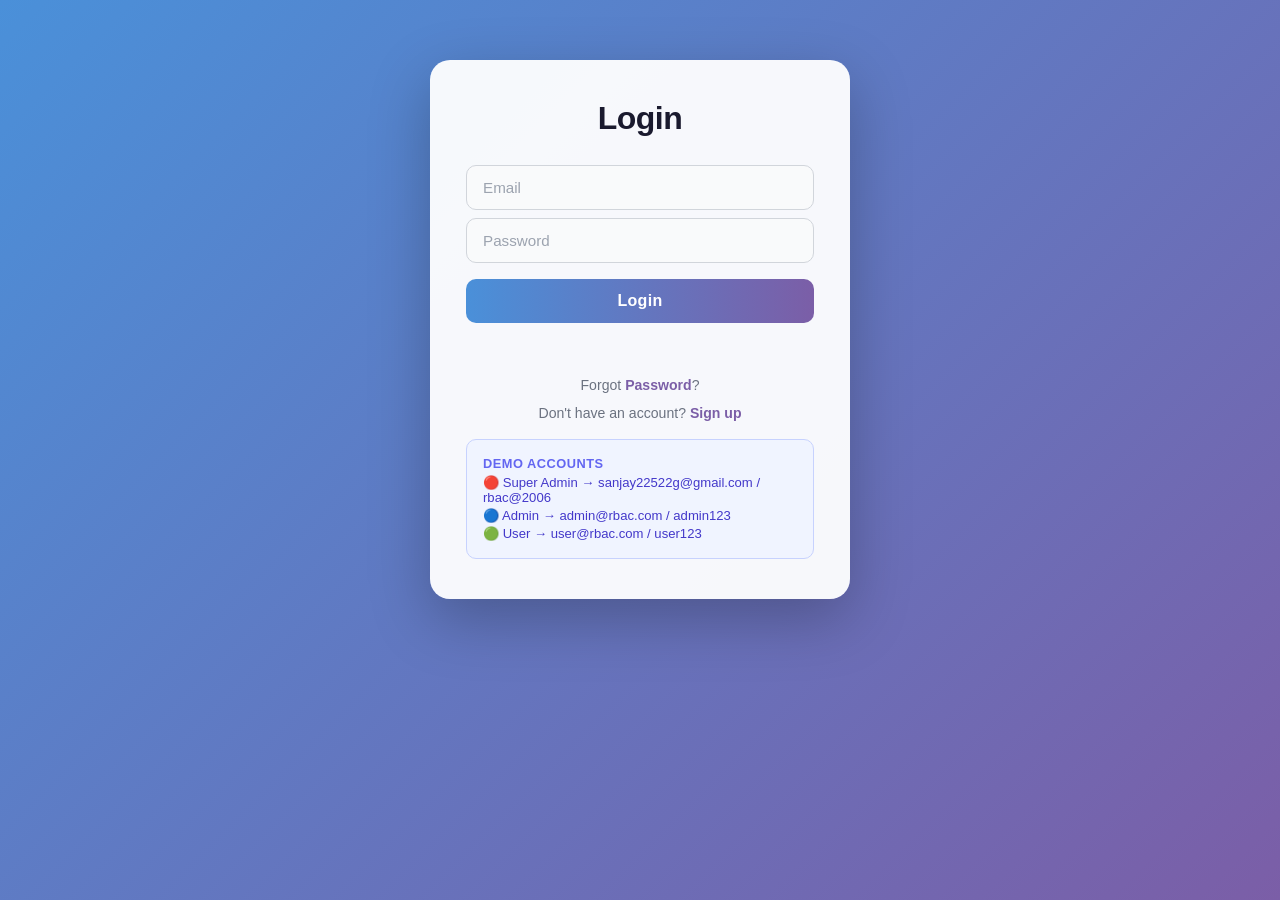
<file: templates/index.html>
<!DOCTYPE html>
<html lang="en">
<head>
<meta charset="UTF-8"><meta name="viewport" content="width=device-width,initial-scale=1">
<title>Login — RBACMatrix AI</title>
<link rel="stylesheet" href="/static/css/style.css">
</head>
<body class="auth-body" data-page="login">
<div class="box">
  <h2>Login</h2>
  <input type="email" id="email" placeholder="Email">
  <input type="password" id="password" placeholder="Password">
  <button id="login-btn">Login</button>
  <div id="msg"></div>
  <p>Forgot <a href="#">Password</a>?</p>
  <p>Don't have an account? <a href="/signup">Sign up</a></p>
  <div class="demo-box">
    <strong>Demo Accounts</strong>
    <p>🔴 Super Admin → sanjay22522g@gmail.com / rbac@2006</p>
    <p>🔵 Admin → admin@rbac.com / admin123</p>
    <p>🟢 User → user@rbac.com / user123</p>
  </div>
</div>
<script type="module" src="/static/js/auth.js"></script>
</body>
</html>
</file>
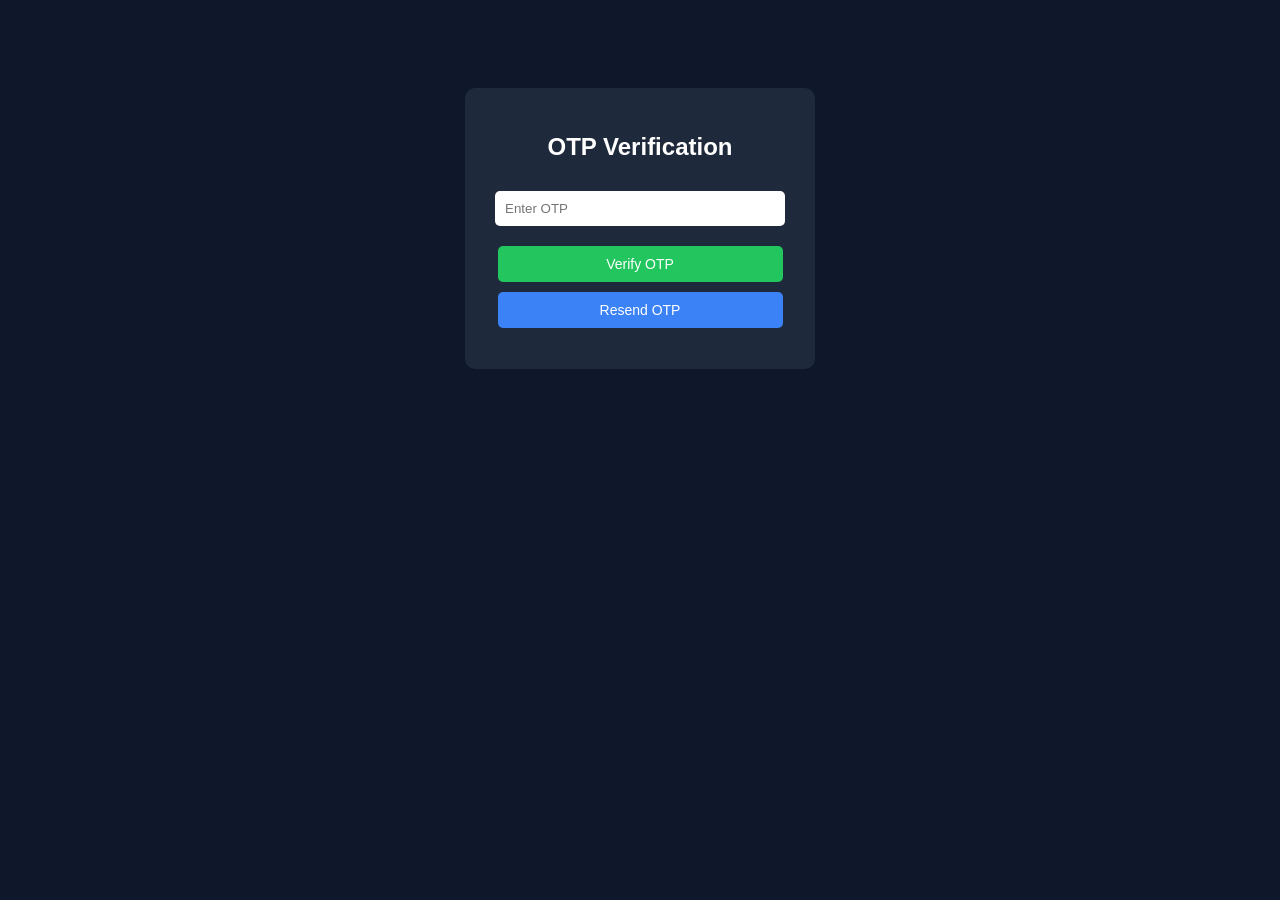
<file: otp.html>
<!DOCTYPE html>
<html>
<head>
<title>OTP Verification</title>

<style>
body {
  background: #0f172a;
  color: white;
  text-align: center;
  font-family: Arial;
}

.box {
  background: #1e293b;
  padding: 25px;
  border-radius: 10px;
  margin-top: 80px;
  display: inline-block;
  width: 300px;
}

input {
  padding: 10px;
  margin: 10px 0;
  width: 90%;
  border-radius: 5px;
  border: none;
}

button {
  padding: 10px;
  width: 95%;
  border: none;
  border-radius: 5px;
  margin-top: 10px;
  font-size: 14px;
  cursor: pointer;
}

.verify-btn {
  background: #22c55e;
  color: white;
}

.resend-btn {
  background: #3b82f6;
  color: white;
}

#msg {
  margin-top: 10px;
}
</style>

</head>
<body>

<div class="box">

<h2>OTP Verification</h2>

<input id="otpInput" placeholder="Enter OTP">

<button class="verify-btn" id="verifyBtn">
  Verify OTP
</button>

<button class="resend-btn" id="resendBtn">
  Resend OTP
</button>

<p id="msg"></p>

</div>

<!-- ✅ MODULE SCRIPT -->
<script type="module" src="/static/otp.js"></script>

</body>
</html>
</file>
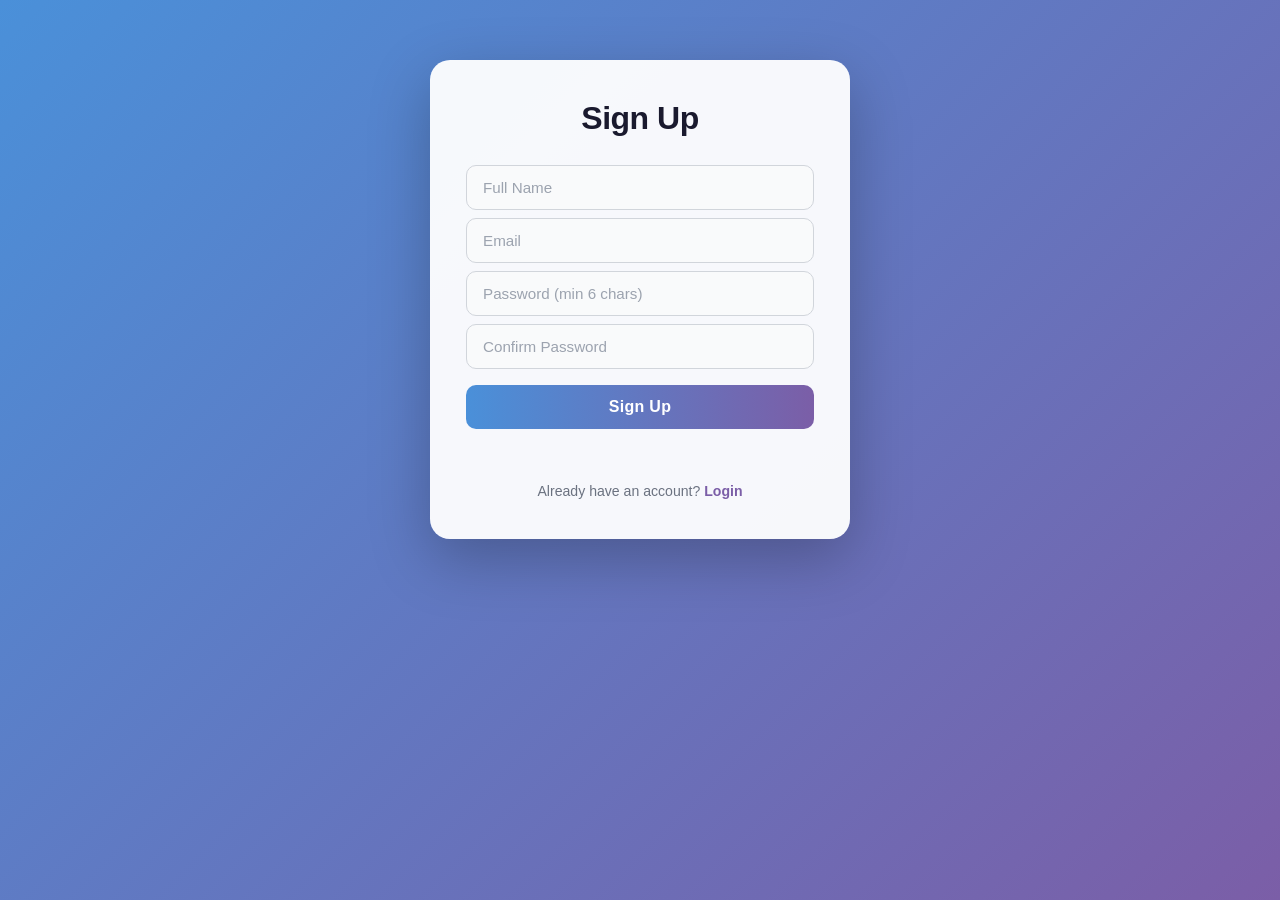
<file: templates/signup.html>
<!DOCTYPE html>
<html lang="en">
<head>
<meta charset="UTF-8"><meta name="viewport" content="width=device-width,initial-scale=1">
<title>Sign Up — RBACMatrix AI</title>
<link rel="stylesheet" href="/static/css/style.css">
</head>
<body class="auth-body" data-page="signup">
<div class="box">
  <h2>Sign Up</h2>
  <input type="text"     id="name"     placeholder="Full Name">
  <input type="email"    id="email"    placeholder="Email">
  <input type="password" id="password" placeholder="Password (min 6 chars)">
  <input type="password" id="confirm"  placeholder="Confirm Password">
  <button id="signup-btn">Sign Up</button>
  <div id="msg"></div>
  <p>Already have an account? <a href="/">Login</a></p>
</div>
<script type="module" src="/static/js/auth.js"></script>
</body>
</html>
</file>
<file: static/css/style.css>
/* ── Your original smart MFA style for auth pages ── */
:root {
  --bg-gradient:  linear-gradient(135deg, #4a90d9 0%, #7b5ea7 100%);
  --card-bg:      rgba(255,255,255,0.95);
  --card-radius:  20px;
  --input-border: #d1d5db;
  --input-focus:  #7b5ea7;
  --btn-gradient: linear-gradient(90deg, #4a90d9, #7b5ea7);
  --btn-hover:    linear-gradient(90deg, #3a7bc8, #6a4d96);
  --text-dark:    #1a1a2e;
  --text-muted:   #6b7280;
  --text-link:    #7b5ea7;
  --shadow:       0 20px 60px rgba(0,0,0,0.25);
  --font:         'Segoe UI', Arial, sans-serif;
  /* Dashboard vars */
  --bg:#07090f; --surface:#0e1220; --card:#141926; --card2:#1a2135;
  --border:#232d45; --accent:#4f8ef7; --danger:#f43f5e;
  --warn:#f59e0b; --success:#10b981; --dtext:#e2e8f0; --muted:#64748b;
  --mono:'Courier New',monospace;
}
*,*::before,*::after{box-sizing:border-box;margin:0;padding:0}
html,body{height:100%}

/* ════════════════════════════════
   AUTH PAGES (your original theme)
════════════════════════════════ */
body.auth-body{
  font-family:var(--font);
  background:var(--bg-gradient);
  background-attachment:fixed;
  min-height:100vh;
  display:flex;align-items:flex-start;justify-content:center;
  padding:60px 20px;color:var(--text-dark);overflow-y:auto;
}
.box{
  background:var(--card-bg);border-radius:var(--card-radius);
  padding:40px 36px;width:100%;max-width:420px;
  box-shadow:var(--shadow);text-align:center;
  animation:fadeUp 0.5s ease both;position:relative;z-index:1;margin:0 auto;
}
@keyframes fadeUp{from{opacity:0;transform:translateY(24px)}to{opacity:1;transform:translateY(0)}}
.box h2{font-size:2rem;font-weight:800;color:var(--text-dark);margin-bottom:28px;letter-spacing:-0.5px}
.box input{
  width:100%;padding:13px 16px;margin:8px 0;
  border:1.5px solid var(--input-border);border-radius:10px;
  font-size:0.95rem;font-family:var(--font);color:var(--text-dark);
  background:#f9fafb;outline:none;transition:border-color .2s,box-shadow .2s;display:block;
}
.box input:focus{border-color:var(--input-focus);box-shadow:0 0 0 3px rgba(123,94,167,0.15);background:#fff}
.box input::placeholder{color:#9ca3af}
.box button{
  width:100%;padding:13px;margin:8px 0;border:none;border-radius:10px;
  font-size:1rem;font-weight:700;font-family:var(--font);cursor:pointer;
  transition:transform .15s,box-shadow .15s,opacity .15s;
  background:var(--btn-gradient);color:white;letter-spacing:0.3px;
}
.box button:hover{background:var(--btn-hover);transform:translateY(-1px);box-shadow:0 6px 20px rgba(123,94,167,0.4)}
.box button:active{transform:translateY(0);box-shadow:none;opacity:.9}
.box button.btn-secondary{background:transparent;color:var(--text-link);border:1.5px solid var(--input-border);font-weight:600}
.box button.btn-secondary:hover{background:#f3f0f8;box-shadow:none;transform:none}
.verify-btn{background:var(--btn-gradient)!important;color:white!important;border:none!important}
.resend-btn{background:transparent!important;color:var(--text-link)!important;border:1.5px solid var(--input-border)!important;font-weight:600!important}
.resend-btn:hover{background:#f3f0f8!important;box-shadow:none!important;transform:none!important}
#msg{margin-top:14px;font-size:0.9rem;font-weight:600;min-height:20px;color:#dc2626;line-height:1.4}
#msg.ok{color:#16a34a}
.box p{font-size:0.88rem;color:var(--text-muted);margin-top:12px}
.box a,.box .link{color:var(--text-link);font-weight:700;text-decoration:none;cursor:pointer}
.box a:hover,.box .link:hover{text-decoration:underline}
/* OTP inputs */
.otp-row{display:flex;gap:10px;justify-content:center;margin:18px 0}
.otp-row input{width:48px;height:54px;text-align:center;font-size:1.4rem;font-weight:700;font-family:var(--mono);padding:0;margin:0;border-radius:10px}
.otp-timer{font-size:0.88rem;color:var(--text-muted);margin-top:6px}
.otp-timer span{color:#b45309;font-weight:700;font-family:var(--mono)}
.risk-box{background:#fef3c7;border:1.5px solid #f59e0b;border-radius:10px;padding:10px 14px;font-size:0.88rem;font-weight:600;color:#92400e;margin-bottom:14px;text-align:left}
.demo-box{background:#f0f4ff;border:1.5px solid #c7d2fe;border-radius:10px;padding:14px 16px;margin-top:18px;text-align:left}
.demo-box p{font-size:0.82rem;color:#4338ca;margin:3px 0}
.demo-box strong{font-size:0.8rem;letter-spacing:0.5px;color:#6366f1;text-transform:uppercase}
@media(max-width:480px){.box{padding:30px 20px}.box h2{font-size:1.6rem}}

/* ════════════════════════════════
   DASHBOARD PAGES (dark theme)
════════════════════════════════ */
body.dash-body{font-family:var(--font);background:var(--bg);color:var(--dtext);min-height:100vh}
::-webkit-scrollbar{width:5px;height:5px}
::-webkit-scrollbar-track{background:var(--surface)}
::-webkit-scrollbar-thumb{background:var(--border);border-radius:3px}
.dash{display:flex;min-height:100vh}
.sidebar{width:240px;min-width:240px;background:var(--surface);border-right:1px solid var(--border);display:flex;flex-direction:column;position:fixed;top:0;left:0;height:100vh;overflow-y:auto;z-index:100}
.sb-head{padding:22px 18px;border-bottom:1px solid var(--border)}
.sb-tag{font-family:var(--mono);font-size:10px;letter-spacing:3px;color:var(--accent);text-transform:uppercase}
.sb-title{font-size:16px;font-weight:700;margin-top:4px;color:var(--dtext)}
.sb-title span{color:var(--accent)}
.sb-user{padding:14px 18px;border-bottom:1px solid var(--border);display:flex;align-items:center;gap:11px}
.avatar{width:38px;height:38px;border-radius:50%;display:flex;align-items:center;justify-content:center;font-weight:700;font-size:14px;flex-shrink:0;color:#fff}
.av-sa{background:linear-gradient(135deg,#f59e0b,#ef4444)}
.av-admin{background:linear-gradient(135deg,#4f8ef7,#7c3aed)}
.av-user{background:linear-gradient(135deg,#10b981,#06b6d4)}
.sb-uname{font-size:13px;font-weight:600;color:var(--dtext)}
.sb-urole{font-size:11px;font-weight:600;letter-spacing:1px;text-transform:uppercase;margin-top:2px}
.role-super_admin{color:#f59e0b}.role-admin{color:var(--accent)}.role-user{color:var(--success)}
.sb-nav{padding:10px 0;flex:1}
.nav-sec{padding:8px 18px 3px;font-size:10px;font-weight:700;letter-spacing:2px;text-transform:uppercase;color:var(--muted)}
.nav-item{display:flex;align-items:center;gap:10px;padding:10px 18px;color:var(--muted);font-size:13px;font-weight:500;cursor:pointer;transition:all .15s;border-left:2px solid transparent;text-decoration:none}
.nav-item:hover{color:var(--dtext);background:rgba(255,255,255,.03)}
.nav-item.active{color:var(--accent);background:rgba(79,142,247,.07);border-left-color:var(--accent)}
.nav-icon{font-size:15px;width:20px;text-align:center}
.sb-foot{padding:14px 18px;border-top:1px solid var(--border)}
.logout-btn{display:flex;align-items:center;gap:10px;width:100%;padding:10px 14px;background:transparent;border:1px solid var(--border);border-radius:8px;color:var(--muted);font-family:var(--font);font-size:13px;font-weight:500;cursor:pointer;transition:all .2s}
.logout-btn:hover{border-color:var(--danger);color:var(--danger)}
.main{margin-left:240px;flex:1;padding:28px 30px;background:var(--bg);min-height:100vh}
.pg-head{margin-bottom:26px;display:flex;align-items:flex-start;justify-content:space-between;flex-wrap:wrap;gap:12px}
.pg-head h1{font-size:21px;font-weight:700;color:var(--dtext)}
.pg-head p{font-size:13px;color:var(--muted);margin-top:3px}
.section{display:none}
.section.active{display:block;animation:fadeUp2 .3s ease}
@keyframes fadeUp2{from{opacity:0;transform:translateY(9px)}to{opacity:1;transform:translateY(0)}}
.stats-grid{display:grid;grid-template-columns:repeat(auto-fill,minmax(170px,1fr));gap:14px;margin-bottom:26px}
.stat-card{background:var(--card);border:1px solid var(--border);border-radius:12px;padding:20px;transition:border-color .2s}
.stat-card:hover{border-color:var(--accent)}
.stat-lbl{font-size:11px;font-weight:600;letter-spacing:1px;text-transform:uppercase;color:var(--muted);margin-bottom:10px}
.stat-val{font-family:var(--mono);font-size:30px;font-weight:700;line-height:1;color:var(--dtext)}
.stat-ico{float:right;font-size:20px;opacity:.55;margin-top:-2px}
.tbl-wrap{background:var(--card);border:1px solid var(--border);border-radius:12px;overflow:hidden;margin-bottom:22px}
.tbl-head{padding:14px 18px;border-bottom:1px solid var(--border);display:flex;align-items:center;justify-content:space-between;flex-wrap:wrap;gap:10px}
.tbl-head h3{font-size:14px;font-weight:600;color:var(--dtext)}
table{width:100%;border-collapse:collapse}
thead th{padding:11px 15px;background:var(--card2);font-size:11px;font-weight:700;letter-spacing:1px;text-transform:uppercase;color:var(--muted);text-align:left}
tbody tr{border-bottom:1px solid rgba(35,45,69,.7);transition:background .14s}
tbody tr:last-child{border-bottom:none}
tbody tr:hover{background:rgba(255,255,255,.02)}
tbody td{padding:11px 15px;font-size:13px;color:var(--dtext);vertical-align:middle}
.charts-grid{display:grid;grid-template-columns:1fr 1fr;gap:18px;margin-bottom:22px}
.chart-card{background:var(--card);border:1px solid var(--border);border-radius:12px;padding:20px}
.chart-card h3{font-size:13px;font-weight:600;color:var(--muted);margin-bottom:14px}
.chart-card canvas{max-height:210px}
.filter-bar{display:flex;gap:10px;flex-wrap:wrap;margin-bottom:14px}
.filter-bar input,.filter-bar select{background:var(--card);border:1px solid var(--border);border-radius:8px;padding:9px 13px;color:var(--dtext);font-family:var(--font);font-size:13px;outline:none;min-width:150px}
.filter-bar input:focus,.filter-bar select:focus{border-color:var(--accent)}
.filter-bar select option{background:var(--card)}
.dbtn{display:inline-flex;align-items:center;justify-content:center;gap:6px;padding:7px 13px;border-radius:7px;font-family:var(--font);font-size:12px;font-weight:600;cursor:pointer;border:none;transition:all .2s}
.dbtn-danger{background:var(--danger);color:#fff}.dbtn-danger:hover{background:#e11d48}
.dbtn-success{background:var(--success);color:#fff}.dbtn-success:hover{background:#059669}
.dbtn-outline{background:transparent;border:1px solid var(--border);color:var(--dtext)}.dbtn-outline:hover{border-color:var(--accent);color:var(--accent)}
.badge{display:inline-block;padding:3px 10px;border-radius:20px;font-size:11px;font-weight:700;letter-spacing:.4px}
.b-super_admin{background:rgba(245,158,11,.15);color:#f59e0b}
.b-admin{background:rgba(79,142,247,.15);color:var(--accent)}
.b-user{background:rgba(16,185,129,.12);color:var(--success)}
.b-active{background:rgba(16,185,129,.12);color:var(--success)}
.b-blocked{background:rgba(244,63,94,.12);color:var(--danger)}
.b-success{background:rgba(16,185,129,.12);color:var(--success)}
.b-failed{background:rgba(244,63,94,.12);color:var(--danger)}
.b-pending{background:rgba(245,158,11,.12);color:var(--warn)}
.risk-hi{background:rgba(244,63,94,.12);color:var(--danger);padding:3px 9px;border-radius:20px;font-size:11px;font-weight:700}
.risk-lo{background:rgba(16,185,129,.12);color:var(--success);padding:3px 9px;border-radius:20px;font-size:11px;font-weight:700}
.profile-card{background:var(--card);border:1px solid var(--border);border-radius:14px;padding:26px;display:flex;align-items:center;gap:22px;margin-bottom:22px}
.profile-av{width:68px;height:68px;border-radius:50%;display:flex;align-items:center;justify-content:center;font-size:26px;font-weight:700;flex-shrink:0;color:#fff}
.profile-info h2{font-size:20px;font-weight:700;color:var(--dtext)}
.profile-info p{font-size:13px;color:var(--muted);margin-top:4px}
.info-grid{display:grid;grid-template-columns:repeat(auto-fill,minmax(230px,1fr));gap:14px;margin-bottom:22px}
.info-item{background:var(--card);border:1px solid var(--border);border-radius:10px;padding:16px 18px}
.info-lbl{font-size:11px;font-weight:700;letter-spacing:1px;text-transform:uppercase;color:var(--muted);margin-bottom:6px}
.info-val{font-size:14px;font-weight:600;color:var(--dtext)}
.spinner{display:inline-block;width:17px;height:17px;border:2px solid rgba(255,255,255,.15);border-top-color:var(--accent);border-radius:50%;animation:spin .7s linear infinite}
@keyframes spin{to{transform:rotate(360deg)}}
#toast{position:fixed;bottom:22px;right:22px;display:flex;flex-direction:column;gap:8px;z-index:9999}
.toast{padding:12px 18px;border-radius:10px;font-size:13px;font-weight:500;max-width:310px;animation:tIn .3s ease;box-shadow:0 8px 24px rgba(0,0,0,.45)}
.t-ok{background:var(--success);color:#fff}.t-err{background:var(--danger);color:#fff}.t-info{background:var(--accent);color:#fff}
@keyframes tIn{from{opacity:0;transform:translateX(18px)}to{opacity:1;transform:translateX(0)}}
.warn-box{background:rgba(245,158,11,.1);border:1px solid rgba(245,158,11,.3);color:var(--warn);border-radius:9px;padding:12px 16px;font-size:13px;margin-top:14px}
@media(max-width:700px){.sidebar{width:200px;min-width:200px}.main{margin-left:200px;padding:18px 14px}.charts-grid{grid-template-columns:1fr}.stats-grid{grid-template-columns:1fr 1fr}}
@media(max-width:500px){.sidebar{display:none}.main{margin-left:0}}
</file>
